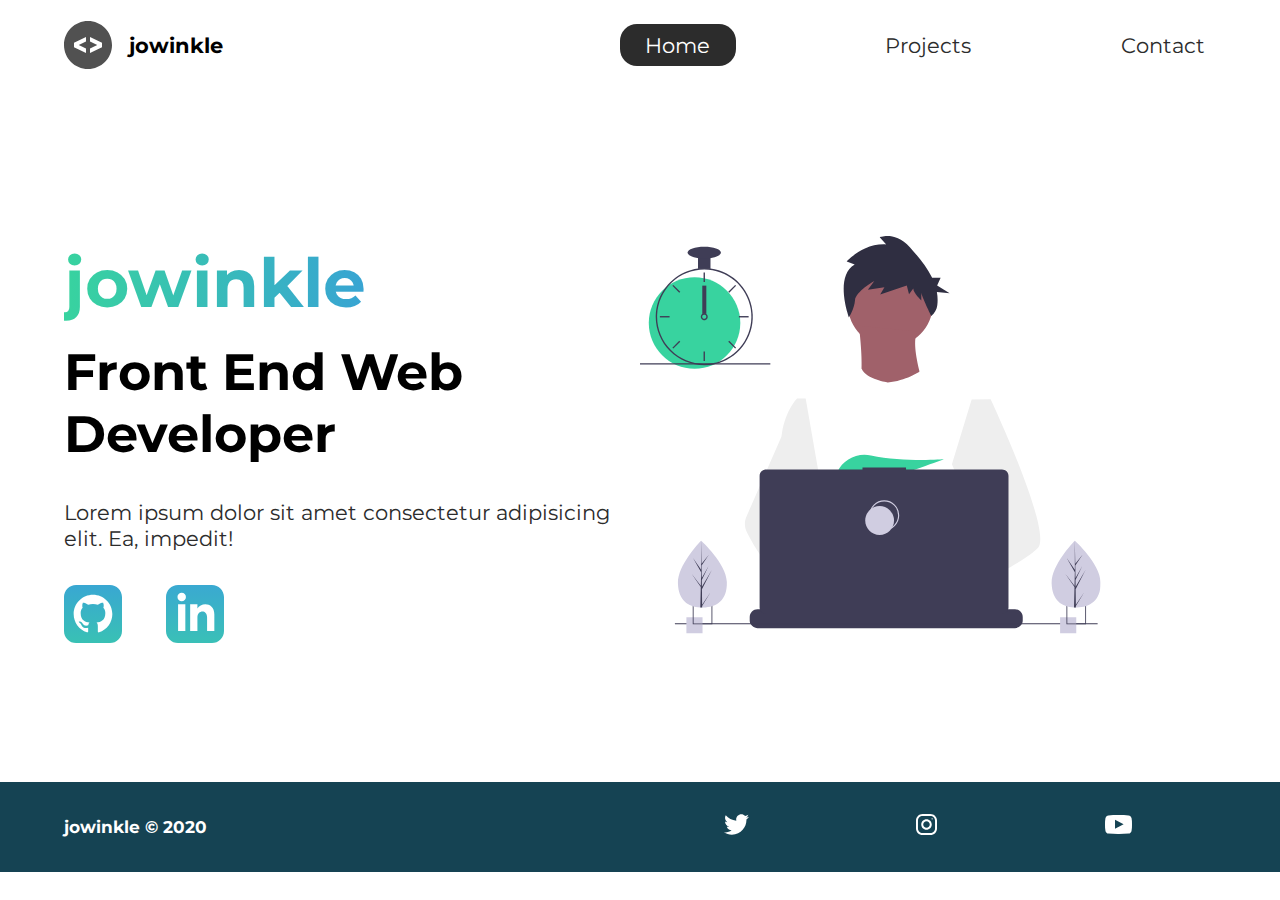
<file: index.html>
<!DOCTYPE html>
<html lang="en">
  <head>
    <meta charset="UTF-8" />
    <meta name="viewport" content="width=device-width, initial-scale=1.0" />
    <meta name="description" content="Web Developer for developing web" />
    <meta name="robots" content="index,follow" />
    <link rel="stylesheet" href="./styles/style.css" />
    <link
      href="https://fonts.googleapis.com/css2?family=Montserrat:wght@400;500&display=swap"
      rel="stylesheet"
    />
    <title>jowinkle | Web Developer</title>
  </head>
  <body>
    <header class="main-head">
      <nav>
        <div class="logo">
          <img src="icons/code.svg" alt="logo" />
          <h1>jowinkle</h1>
        </div>
        <ul>
          <li><a class="active" href="/">Home</a></li>
          <li><a href="./projects/">Projects</a></li>
          <li><a href="./contact/">Contact</a></li>
        </ul>
      </nav>
    </header>
    <section class="intro">
      <div class="intro-text">
        <h2>jowinkle</h2>
        <h3>
          Front End Web <br />
          Developer
        </h3>
        <p>
          Lorem ipsum dolor sit amet consectetur adipisicing elit. Ea, impedit!
        </p>
        <div class="intro-social">
          <a href="#"
            ><img src="/icons/github.svg" alt="github-social-link"
          /></a>
          <a href="#"
            ><img src="/icons/linked-in.svg" alt="linkedin-social-link link"
          /></a>
        </div>
      </div>
      <div class="intro-images">
        <svg
          width="799"
          height="690"
          viewBox="0 0 799 690"
          fill="none"
          xmlns="http://www.w3.org/2000/svg"
        >
          <g id="undraw_dev_productivity_umsq (1) 1" clip-path="url(#clip0)">
            <path
              id="Vector"
              d="M516.92 624.636C516.92 624.636 512.16 626.266 504.42 628.576C487.31 633.706 455.65 642.216 428.82 643.916C405.72 645.396 386.2 641.836 382.63 626.766C381.1 620.286 383.27 614.956 388 610.576C402.12 597.486 439 592.796 468.25 591.186C476.51 590.736 484.15 590.526 490.51 590.446C501.31 590.306 508.39 590.526 508.39 590.526L508.56 591.186L516.92 624.636Z"
              fill="#A0616A"
            />
            <path
              id="Vector_2"
              d="M436.99 672.586C418.61 695.346 342.73 647.666 316.19 629.886C310.41 626.016 306.97 623.566 306.97 623.566L331.25 591.186L338.94 580.936C338.94 580.936 345.82 584.586 355.99 590.526C356.36 590.746 356.73 590.966 357.11 591.186C365.88 596.336 376.89 603.066 388 610.576C403.33 620.946 418.83 632.776 428.82 643.916C438.59 654.806 443.08 665.036 436.99 672.586Z"
              fill="#A0616A"
            />
            <g id="me">
              <path
                id="Vector_3"
                d="M434.672 191.952C475.283 191.607 507.926 158.406 507.582 117.795C507.237 77.1832 474.036 44.5403 433.425 44.8847C392.813 45.2291 360.17 78.4303 360.515 119.042C360.859 159.653 394.06 192.296 434.672 191.952Z"
                fill="#A0616A"
              />
              <path
                id="Vector_4"
                d="M379.477 155.65C379.477 155.65 394.216 259.972 373.002 271.875C351.787 283.779 499.929 283.588 499.929 283.588C499.929 283.588 466.124 193.284 480.809 165.449L379.477 155.65Z"
                fill="#A0616A"
              />
              <path
                id="Vector_5"
                d="M608.101 283.199L596.257 339.402L571.214 458.308L570.49 464.815L562.138 540.138L556.582 590.177L552.857 623.79C528.584 636.526 510.988 645.326 510.988 645.326C510.988 645.326 509.404 637.719 506.871 627.99C489.805 633.265 458.218 642.043 431.404 643.97C441.266 654.777 445.842 664.969 439.817 672.57C421.63 695.485 345.349 648.45 318.659 630.896C318.077 635.158 317.879 639.464 318.068 643.762L297.626 628.314L299.331 592.359L302.206 531.522L305.819 455.229C304.448 451.975 303.294 448.634 302.364 445.228C295.956 423.161 288.032 379.057 281.928 342.067C277.016 312.298 273.302 287.138 272.517 281.785C272.411 281.086 272.358 280.726 272.358 280.726L384.363 230.094C392.509 248.556 429.865 253.809 429.865 253.809C460.756 251.417 484.847 234.913 484.847 234.913L608.101 283.199Z"
                fill="white"
              />
              <path
                id="Vector_6"
                d="M372.285 49.3811L358.49 43.9934C358.49 43.9934 386.969 12.1 426.99 14.513L415.635 2.22366C415.635 2.22366 443.04 -9.01799 468.283 19.6674C481.553 34.7467 496.908 52.4737 506.557 72.5077L521.281 72.3829L515.251 85.9663L536.874 99.3152L514.777 97.0719C516.155 104.471 516.421 112.034 515.566 119.511C514.683 126.991 510.928 133.835 505.094 138.598V138.598C505.094 138.598 487.743 103.449 487.696 97.9443L487.813 111.705C487.813 111.705 473.959 99.4371 473.889 91.1807L466.471 100.877L462.593 85.7717L416.475 101.301L423.87 88.8526L395.157 93.2246L406.278 77.9923C406.278 77.9923 373.932 96.1568 372.811 111.304C371.689 126.452 362.299 140.875 362.299 140.875C362.299 140.875 336.213 70.3294 372.285 49.3811Z"
                fill="#2F2E41"
              />
              <path
                id="Vector_7"
                d="M690.215 540.422C682.794 548.605 664.338 560.992 641.951 574.422C633.623 579.413 624.757 584.559 615.71 589.676C594.122 601.889 571.514 614.001 552.857 623.79C528.584 636.526 510.988 645.326 510.988 645.326C510.988 645.326 509.403 637.719 506.871 627.99C503.48 614.968 498.397 598.141 493.184 590.715C493.002 590.456 492.82 590.218 492.638 589.979C491.121 588.022 489.601 586.885 488.112 586.897L562.138 540.138L594.127 519.926L570.489 464.814L540.842 395.683L557.908 339.727L575.062 283.479L608.101 283.199C608.101 283.199 619.243 306.985 633.514 340.166C635.647 345.128 637.851 350.299 640.096 355.64C669.469 425.394 706.176 522.836 690.215 540.422Z"
                fill="#EEEEEE"
              />
              <path
                id="Vector_8"
                d="M358.123 591.2C355.41 591.212 352.702 591.456 350.029 591.928C327.074 596.073 320.47 616.94 318.659 630.896C318.077 635.158 317.879 639.464 318.068 643.761L297.626 628.314L290.178 622.687C272.316 616.628 256.353 605.733 242.483 592.84C230.449 581.456 219.634 568.849 210.213 555.223C200.831 541.793 192.448 527.692 185.134 513.034C183.094 508.943 181.977 504.454 181.864 499.884C181.751 495.314 182.644 490.775 184.48 486.588L209.154 430.327L245.218 348.098C245.471 346.146 245.752 344.237 246.059 342.371C252.995 300.511 272.367 281.786 272.367 281.786L287.286 281.659L297.778 341.932L310.813 416.815L302.364 445.227L282.839 510.845L302.205 531.522L358.123 591.2Z"
                fill="#EEEEEE"
              />
            </g>
            <path
              id="Vector_9"
              d="M372.877 415.806L385.631 430.686C390.37 429.783 395.319 428.721 400.416 427.529L396.752 415.806L405.71 426.256C459.707 412.975 526.637 387.155 526.637 387.155C526.637 387.155 454.379 392.453 400.428 380.666C376.558 375.451 351.998 387.284 342.202 409.668C336.508 422.679 337.403 433.951 357.596 433.951C364.419 433.835 371.223 433.195 377.949 432.037L372.877 415.806Z"
              fill="#38D39F"
            />
            <path
              id="Vector_10"
              d="M663.65 660.386V666.456C663.654 668.122 663.345 669.774 662.74 671.326C662.472 672.018 662.147 672.687 661.77 673.326C660.578 675.326 658.887 676.983 656.862 678.133C654.838 679.283 652.549 679.887 650.22 679.886H203.67C201.342 679.887 199.053 679.283 197.028 678.133C195.003 676.983 193.312 675.326 192.12 673.326C191.743 672.687 191.419 672.018 191.15 671.326C190.546 669.774 190.237 668.122 190.24 666.456V660.386C190.24 658.622 190.587 656.876 191.262 655.246C191.936 653.616 192.926 652.136 194.173 650.888C195.42 649.641 196.901 648.652 198.53 647.977C200.16 647.302 201.906 646.955 203.67 646.956H229.41V644.126C229.41 644.052 229.425 643.979 229.453 643.911C229.481 643.843 229.522 643.782 229.574 643.73C229.626 643.678 229.688 643.636 229.756 643.608C229.824 643.58 229.897 643.566 229.97 643.566H243.4C243.474 643.566 243.547 643.58 243.615 643.608C243.683 643.636 243.745 643.678 243.797 643.73C243.849 643.782 243.89 643.843 243.918 643.911C243.946 643.979 243.96 644.052 243.96 644.126V646.956H252.35V644.126C252.35 644.052 252.365 643.979 252.393 643.911C252.421 643.843 252.462 643.782 252.514 643.73C252.566 643.678 252.628 643.636 252.696 643.608C252.764 643.58 252.837 643.566 252.91 643.566H266.34C266.414 643.566 266.487 643.58 266.555 643.608C266.623 643.636 266.684 643.678 266.736 643.73C266.789 643.782 266.83 643.843 266.858 643.911C266.886 643.979 266.9 644.052 266.9 644.126V646.956H275.3V644.126C275.3 644.052 275.315 643.979 275.343 643.911C275.371 643.843 275.412 643.782 275.464 643.73C275.516 643.678 275.578 643.636 275.646 643.608C275.714 643.58 275.787 643.566 275.86 643.566H289.29C289.364 643.566 289.437 643.58 289.505 643.608C289.573 643.636 289.634 643.678 289.686 643.73C289.739 643.782 289.78 643.843 289.808 643.911C289.836 643.979 289.85 644.052 289.85 644.126V646.956H298.24V644.126C298.24 644.052 298.255 643.979 298.283 643.911C298.311 643.843 298.352 643.782 298.404 643.73C298.456 643.678 298.518 643.636 298.586 643.608C298.654 643.58 298.727 643.566 298.8 643.566H312.23C312.304 643.566 312.377 643.58 312.445 643.608C312.513 643.636 312.574 643.678 312.626 643.73C312.678 643.782 312.72 643.843 312.748 643.911C312.776 643.979 312.79 644.052 312.79 644.126V646.956H321.18V644.126C321.18 644.052 321.194 643.979 321.223 643.911C321.251 643.843 321.292 643.782 321.344 643.73C321.396 643.678 321.458 643.636 321.526 643.608C321.594 643.58 321.667 643.566 321.74 643.566H335.17C335.244 643.566 335.317 643.58 335.385 643.608C335.453 643.636 335.514 643.678 335.566 643.73C335.618 643.782 335.66 643.843 335.688 643.911C335.716 643.979 335.73 644.052 335.73 644.126V646.956H344.13V644.126C344.13 644.052 344.145 643.979 344.173 643.911C344.201 643.843 344.242 643.782 344.294 643.73C344.346 643.678 344.408 643.636 344.476 643.608C344.544 643.58 344.617 643.566 344.69 643.566H358.12C358.194 643.566 358.267 643.58 358.335 643.608C358.403 643.636 358.464 643.678 358.516 643.73C358.569 643.782 358.61 643.843 358.638 643.911C358.666 643.979 358.68 644.052 358.68 644.126V646.956H367.07V644.126C367.07 644.052 367.085 643.979 367.113 643.911C367.141 643.843 367.182 643.782 367.234 643.73C367.286 643.678 367.348 643.636 367.416 643.608C367.484 643.58 367.557 643.566 367.63 643.566H472.83C472.904 643.566 472.977 643.58 473.045 643.608C473.113 643.636 473.174 643.678 473.227 643.73C473.279 643.782 473.32 643.843 473.348 643.911C473.376 643.979 473.39 644.052 473.39 644.126V646.956H481.79V644.126C481.79 644.052 481.804 643.979 481.833 643.911C481.861 643.843 481.902 643.782 481.954 643.73C482.006 643.678 482.068 643.636 482.136 643.608C482.204 643.58 482.277 643.566 482.35 643.566H495.78C495.928 643.567 496.07 643.627 496.175 643.732C496.279 643.836 496.339 643.978 496.34 644.126V646.956H504.73V644.126C504.73 644.052 504.745 643.979 504.773 643.911C504.801 643.843 504.842 643.782 504.894 643.73C504.946 643.678 505.008 643.636 505.076 643.608C505.144 643.58 505.217 643.566 505.29 643.566H518.72C518.794 643.566 518.867 643.58 518.935 643.608C519.003 643.636 519.065 643.678 519.117 643.73C519.169 643.782 519.21 643.843 519.238 643.911C519.266 643.979 519.28 644.052 519.28 644.126V646.956H527.67V644.126C527.67 644.052 527.685 643.979 527.713 643.911C527.741 643.843 527.782 643.782 527.834 643.73C527.886 643.678 527.948 643.636 528.016 643.608C528.084 643.58 528.157 643.566 528.23 643.566H541.66C541.734 643.566 541.807 643.58 541.875 643.608C541.943 643.636 542.005 643.678 542.057 643.73C542.109 643.782 542.15 643.843 542.178 643.911C542.206 643.979 542.22 644.052 542.22 644.126V646.956H550.62V644.126C550.62 644.052 550.635 643.979 550.663 643.911C550.691 643.843 550.732 643.782 550.784 643.73C550.836 643.678 550.898 643.636 550.966 643.608C551.034 643.58 551.107 643.566 551.18 643.566H564.61C564.757 643.568 564.898 643.628 565.001 643.733C565.104 643.837 565.161 643.979 565.16 644.126V646.956H573.56V644.126C573.56 644.052 573.575 643.979 573.603 643.911C573.631 643.843 573.672 643.782 573.724 643.73C573.776 643.678 573.838 643.636 573.906 643.608C573.974 643.58 574.047 643.566 574.12 643.566H587.55C587.624 643.566 587.697 643.58 587.765 643.608C587.833 643.636 587.895 643.678 587.947 643.73C587.999 643.782 588.04 643.843 588.068 643.911C588.096 643.979 588.11 644.052 588.11 644.126V646.956H596.5V644.126C596.5 644.052 596.515 643.979 596.543 643.911C596.571 643.843 596.612 643.782 596.664 643.73C596.716 643.678 596.778 643.636 596.846 643.608C596.914 643.58 596.987 643.566 597.06 643.566H610.49C610.564 643.566 610.637 643.58 610.705 643.608C610.773 643.636 610.835 643.678 610.887 643.73C610.939 643.782 610.98 643.843 611.008 643.911C611.036 643.979 611.05 644.052 611.05 644.126V646.956H650.22C651.984 646.955 653.731 647.302 655.36 647.977C656.99 648.652 658.471 649.641 659.718 650.888C660.965 652.136 661.954 653.616 662.629 655.246C663.304 656.876 663.651 658.622 663.65 660.386Z"
              fill="#3F3D56"
            />
            <path
              id="Vector_11"
              d="M793.5 671.326H60.5V673.326H793.5V671.326Z"
              fill="#3F3D56"
            />
            <path
              id="Vector_12"
              d="M627.694 404.757H461.251V401.326H385.78V404.757H218.651C215.665 404.757 212.801 405.943 210.69 408.054C208.578 410.166 207.392 413.029 207.392 416.015V643.927C207.392 646.913 208.578 649.776 210.69 651.888C212.801 653.999 215.665 655.185 218.651 655.185H627.694C630.68 655.185 633.544 653.999 635.655 651.888C637.767 649.776 638.953 646.913 638.953 643.927V416.015C638.953 414.537 638.662 413.073 638.096 411.707C637.53 410.341 636.701 409.1 635.655 408.054C634.61 407.009 633.369 406.18 632.003 405.614C630.637 405.048 629.173 404.757 627.694 404.757Z"
              fill="#3F3D56"
            />
            <path
              id="Vector_13"
              d="M423.5 509.326C437.307 509.326 448.5 498.133 448.5 484.326C448.5 470.519 437.307 459.326 423.5 459.326C409.693 459.326 398.5 470.519 398.5 484.326C398.5 498.133 409.693 509.326 423.5 509.326Z"
              stroke="#D0CDE1"
              stroke-width="2"
              stroke-miterlimit="10"
            />
            <path
              id="Vector_14"
              d="M415.5 518.326C429.307 518.326 440.5 507.133 440.5 493.326C440.5 479.519 429.307 468.326 415.5 468.326C401.693 468.326 390.5 479.519 390.5 493.326C390.5 507.133 401.693 518.326 415.5 518.326Z"
              fill="#D0CDE1"
            />
            <path
              id="Vector_15"
              d="M108.446 661.223H80.4463V689.223H108.446V661.223Z"
              fill="#D0CDE1"
            />
            <path
              id="Vector_16"
              d="M91.4502 639.223V673.223H125.45V639.223H91.4502ZM123.97 671.743H92.9202V640.703H123.97V671.743Z"
              fill="#3F3D56"
            />
            <path
              id="Vector_17"
              d="M756.446 661.223H728.446V689.223H756.446V661.223Z"
              fill="#D0CDE1"
            />
            <path
              id="Vector_18"
              d="M739.45 639.223V673.223H773.45V639.223H739.45ZM771.97 671.743H740.92V640.703H771.97V671.743Z"
              fill="#3F3D56"
            />
            <path
              id="Vector_19"
              d="M94.5802 230.113C138.399 230.113 173.921 194.592 173.921 150.773C173.921 106.955 138.399 71.4326 94.5802 71.4326C50.7617 71.4326 15.2397 106.955 15.2397 150.773C15.2397 194.592 50.7617 230.113 94.5802 230.113Z"
              fill="#38D39F"
            />
            <path
              id="Vector_20"
              d="M122.229 56.4899C115.045 55.5763 107.774 55.5763 100.59 56.4899C84.586 58.5913 69.5203 65.2398 57.181 75.6465C44.8417 86.0532 35.7467 99.7813 30.9754 115.202C28.8053 122.229 27.5764 129.514 27.3208 136.864C27.2848 137.886 27.2607 138.92 27.2607 139.954C27.283 162.264 36.1559 183.655 51.932 199.431C67.7082 215.207 89.0989 224.08 111.41 224.103C113.201 224.103 114.992 224.042 116.759 223.934C120.907 223.674 125.03 223.103 129.093 222.227C148.495 218.055 165.798 207.161 177.947 191.468C190.095 175.776 196.308 156.295 195.487 136.467C194.665 116.638 186.863 97.738 173.459 83.1039C160.054 68.4698 141.909 59.0435 122.229 56.4899H122.229ZM137.748 217.347H137.736C130.959 219.659 123.905 221.062 116.759 221.518C114.992 221.638 113.201 221.698 111.41 221.698C89.7377 221.672 68.961 213.051 53.6367 197.727C38.3123 182.402 29.6914 161.626 29.6649 139.954C29.6649 138.92 29.689 137.886 29.725 136.864C30.5514 115.744 39.5156 95.7617 54.7411 81.1008C69.9666 66.44 90.273 58.237 111.41 58.2089C130.776 58.21 149.513 65.0865 164.283 77.6131C179.052 90.1398 188.895 107.503 192.057 126.61C195.219 145.716 191.496 165.325 181.55 181.942C171.604 198.559 156.081 211.106 137.748 217.347H137.748Z"
              fill="#3F3D56"
            />
            <path
              id="Vector_21"
              d="M112.612 63.0176H110.208V79.8474H112.612V63.0176Z"
              fill="#3F3D56"
            />
            <path
              id="Vector_22"
              d="M57.8578 84.7018L56.1577 86.4019L68.0582 98.3023L69.7582 96.6022L57.8578 84.7018Z"
              fill="#3F3D56"
            />
            <path
              id="Vector_23"
              d="M34.4736 138.751V141.156H51.3034V138.751H34.4736Z"
              fill="#3F3D56"
            />
            <path
              id="Vector_24"
              d="M56.1578 193.506L57.8579 195.206L69.7584 183.306L68.0583 181.606L56.1578 193.506Z"
              fill="#3F3D56"
            />
            <path
              id="Vector_25"
              d="M153.062 96.6022L154.762 98.3022L166.662 86.4018L164.962 84.7017L153.062 96.6022Z"
              fill="#3F3D56"
            />
            <path
              id="Vector_26"
              d="M171.516 138.751V141.156H188.346V138.751H171.516Z"
              fill="#3F3D56"
            />
            <path
              id="Vector_27"
              d="M154.762 181.605L153.062 183.305L164.962 195.206L166.662 193.506L154.762 181.605Z"
              fill="#3F3D56"
            />
            <path
              id="Vector_28"
              d="M112.612 200.06H110.208V216.89H112.612V200.06Z"
              fill="#3F3D56"
            />
            <path
              id="Vector_29"
              d="M115.016 135.145C113.976 134.365 112.711 133.943 111.41 133.943C110.11 133.943 108.844 134.365 107.804 135.145C107.091 135.686 106.505 136.375 106.085 137.165C105.552 138.181 105.322 139.329 105.421 140.473C105.52 141.616 105.944 142.707 106.644 143.617C107.343 144.527 108.288 145.218 109.368 145.608C110.447 145.997 111.616 146.07 112.735 145.817C113.855 145.564 114.878 144.996 115.685 144.179C116.492 143.363 117.048 142.333 117.288 141.21C117.528 140.088 117.441 138.92 117.039 137.846C116.636 136.771 115.935 135.834 115.017 135.145H115.016ZM111.41 143.56C110.454 143.557 109.539 143.176 108.863 142.501C108.187 141.825 107.807 140.909 107.804 139.954C107.808 139.224 108.03 138.513 108.441 137.91C108.793 137.4 109.271 136.989 109.828 136.718C110.386 136.446 111.004 136.323 111.623 136.361C112.241 136.398 112.84 136.594 113.361 136.931C113.881 137.267 114.307 137.732 114.595 138.281C114.883 138.83 115.025 139.444 115.007 140.063C114.989 140.683 114.811 141.287 114.491 141.818C114.17 142.349 113.719 142.788 113.179 143.093C112.639 143.398 112.03 143.559 111.41 143.56V143.56Z"
              fill="#3F3D56"
            />
            <path
              id="Vector_30"
              d="M122.229 35.3687H100.591V57.007H122.229V35.3687Z"
              fill="#3F3D56"
            />
            <path
              id="Vector_31"
              d="M111.41 38.9748C127.344 38.9748 140.261 34.4 140.261 28.7567C140.261 23.1134 127.344 18.5386 111.41 18.5386C95.4757 18.5386 82.5586 23.1134 82.5586 28.7567C82.5586 34.4 95.4757 38.9748 111.41 38.9748Z"
              fill="#3F3D56"
            />
            <path id="clock-arrow" d="M115 86H108V135H115V86Z" fill="#3F3D56" />
            <path
              id="Vector_32"
              d="M226 220.44H0V222.844H226V220.44Z"
              fill="#3F3D56"
            />
            <g id="plant-left">
              <path
                id="Vector_33"
                d="M150.594 599.754C151.527 631.704 132.858 643.413 109.43 644.097C108.886 644.113 108.344 644.123 107.805 644.126C106.719 644.135 105.643 644.117 104.577 644.072C83.3891 643.193 66.6172 631.945 65.7495 602.232C64.8515 571.482 103.018 531.529 105.882 528.574L105.887 528.571C105.996 528.458 106.052 528.402 106.052 528.402C106.052 528.402 149.661 567.807 150.594 599.754Z"
                fill="#D0CDE1"
              />
              <path
                id="Vector_34"
                d="M107.744 639.255L122.626 617.124L107.774 641.636L107.805 644.126C106.719 644.135 105.643 644.117 104.577 644.072L105.315 612.06L105.295 611.813L105.322 611.766L105.393 608.741L89.0952 585.078L105.374 606.477L105.432 607.116L105.989 582.93L91.9122 558.397L106.029 578.681L105.882 528.574L105.882 528.407L105.887 528.571L106.821 568.062L119.651 552.021L106.863 571.464L107.143 593.098L118.949 571.984L107.187 596.279L107.343 608.308L124.512 578.897L107.395 612.505L107.744 639.255Z"
                fill="#3F3D56"
              />
            </g>
            <g id="plant-right">
              <path
                id="Vector_35"
                d="M798.594 599.754C799.527 631.704 780.858 643.413 757.43 644.097C756.886 644.113 756.344 644.123 755.805 644.126C754.719 644.135 753.643 644.117 752.577 644.072C731.389 643.193 714.617 631.945 713.749 602.232C712.851 571.482 751.018 531.529 753.882 528.574L753.887 528.571C753.996 528.458 754.052 528.402 754.052 528.402C754.052 528.402 797.661 567.807 798.594 599.754Z"
                fill="#D0CDE1"
              />
              <path
                id="Vector_36"
                d="M755.744 639.255L770.626 617.124L755.774 641.636L755.805 644.126C754.719 644.135 753.643 644.117 752.577 644.072L753.315 612.06L753.295 611.813L753.323 611.766L753.393 608.741L737.095 585.078L753.374 606.477L753.432 607.116L753.989 582.93L739.912 558.397L754.029 578.681L753.882 528.574L753.882 528.407L753.887 528.571L754.821 568.062L767.651 552.021L754.864 571.464L755.143 593.098L766.949 571.984L755.187 596.279L755.343 608.308L772.512 578.897L755.395 612.505L755.744 639.255Z"
                fill="#3F3D56"
              />
            </g>
          </g>
          <defs>
            <clipPath id="clip0">
              <rect width="798.627" height="689.223" fill="white" />
            </clipPath>
          </defs>
        </svg>
        <img class="splash" src="/img/splash.svg" alt="" />
      </div>
    </section>
    <footer>
      <h4>jowinkle &copy; 2020</h4>
      <ul>
        <li>
          <a href="#"
            ><img src="/icons/twitter 1.svg" alt="twitter-social"
          /></a>
        </li>
        <li>
          <a href="#"
            ><img src="/icons/instagram 1.svg" alt="instagram-social"
          /></a>
        </li>
        <li>
          <a href="#"
            ><img src="/icons/youtube-symbol 1.svg" alt="youtube-social"
          /></a>
        </li>
      </ul>
    </footer>
  </body>
</html>
</file>
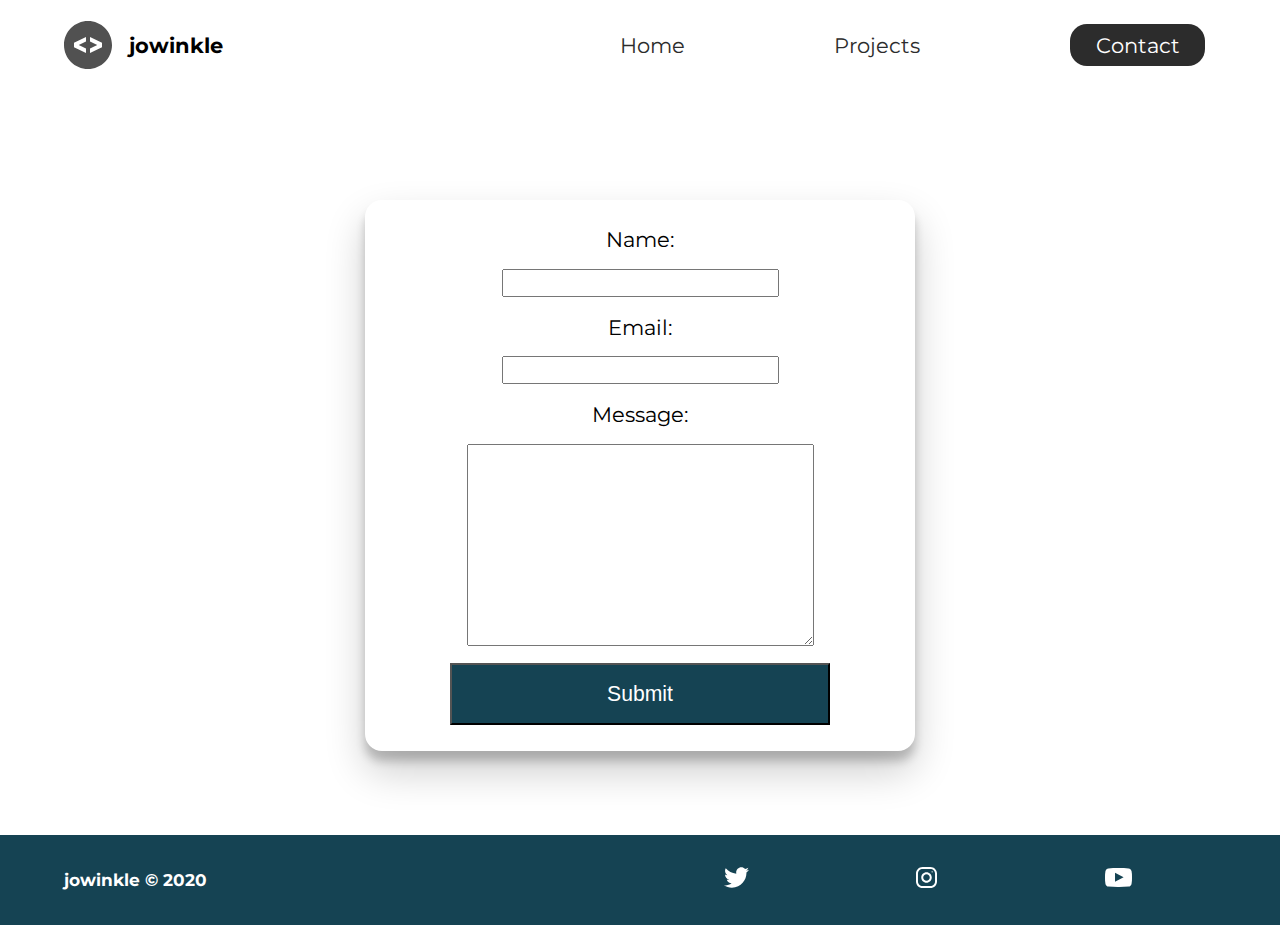
<file: contact/index.html>
<!DOCTYPE html>
<html lang="en">
  <head>
    <meta charset="UTF-8" />
    <meta name="viewport" content="width=device-width, initial-scale=1.0" />
    <meta name="description" content="Web Developer for developing web" />
    <meta name="robots" content="index,follow" />
    <link rel="stylesheet" href="../styles/style.css" />
    <link
      href="https://fonts.googleapis.com/css2?family=Montserrat:wght@400;500&display=swap"
      rel="stylesheet"
    />
    <title>jowinkle | Web Developer</title>
  </head>
  <body>
    <header class="main-head">
      <nav>
        <div class="logo">
          <img src="../icons/code.svg" alt="logo" />
          <h1>jowinkle</h1>
        </div>
        <ul>
          <li><a href="../index.html">Home</a></li>
          <li><a href="../projects/">Projects</a></li>
          <li><a class="active" href="./index.html">Contact</a></li>
        </ul>
      </nav>
    </header>
    <section class="form-section">
      <form action="">
        <label for="name">Name:</label>
        <input type="text" name="name" id="name" required />
        <label for="email">Email:</label>
        <input type="email" name="email" id="email" required />
        <label for="message">Message:</label>
        <textarea name="message" id="message" cols="30" rows="10"></textarea>
        <button type="submit">Submit</button>
      </form>
    </section>
    <footer>
      <h4>jowinkle &copy; 2020</h4>
      <ul>
        <li>
          <a href="#"
            ><img src="/icons/twitter 1.svg" alt="twitter-social"
          /></a>
        </li>
        <li>
          <a href="#"
            ><img src="/icons/instagram 1.svg" alt="instagram-social"
          /></a>
        </li>
        <li>
          <a href="#"
            ><img src="/icons/youtube-symbol 1.svg" alt="youtube-social"
          /></a>
        </li>
      </ul>
    </footer>
  </body>
</html>
</file>
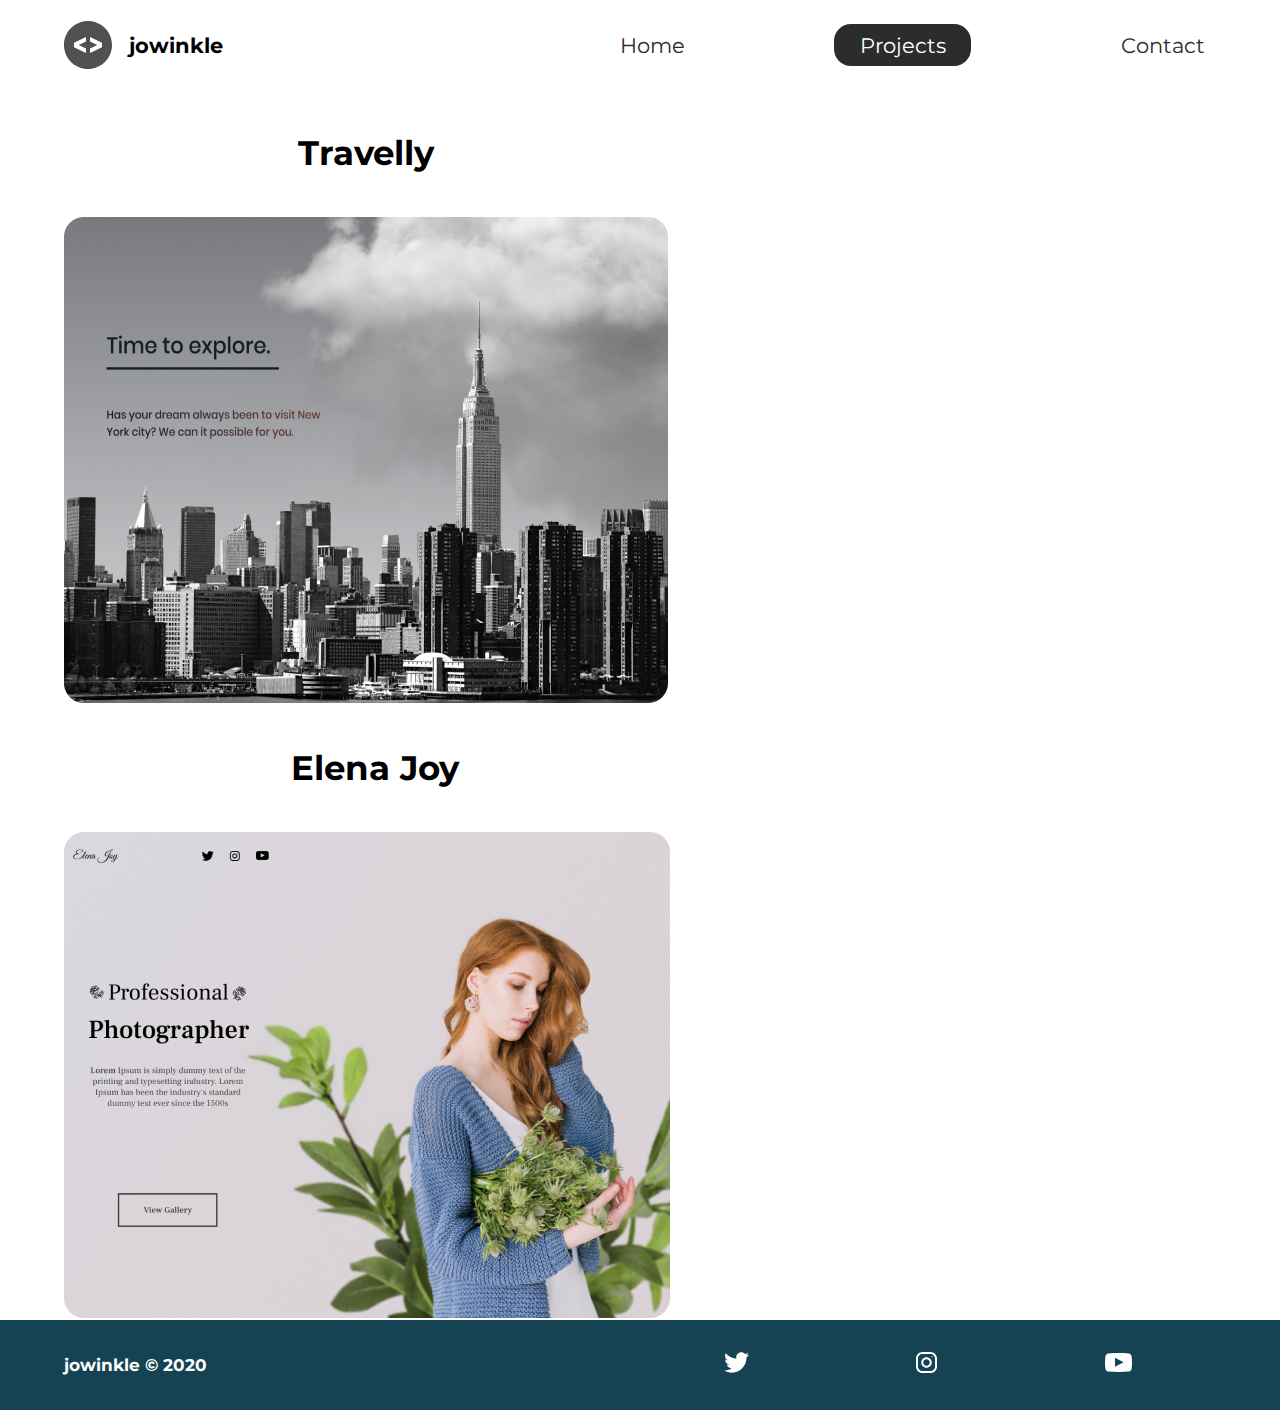
<file: projects/index.html>
<!DOCTYPE html>
<html lang="en">
  <head>
    <meta charset="UTF-8" />
    <meta name="viewport" content="width=device-width, initial-scale=1.0" />
    <meta name="description" content="Web Developer for developing web" />
    <meta name="robots" content="index,follow" />
    <link rel="stylesheet" href="../styles/style.css" />
    <link
      href="https://fonts.googleapis.com/css2?family=Montserrat:wght@400;500&display=swap"
      rel="stylesheet"
    />
    <title>jowinkle | Web Developer</title>
  </head>
  <body>
    <header class="main-head">
      <nav>
        <div class="logo">
          <img src="../icons/code.svg" alt="logo" />
          <h1>jowinkle</h1>
        </div>
        <ul>
          <li><a href="../index.html">Home</a></li>
          <li><a class="active" href="./index.html">Projects</a></li>
          <li><a href="../contact/">Contact</a></li>
        </ul>
      </nav>
    </header>
    <section class="projects">
      <div class="travelly">
        <h2>Travelly</h2>
        <img src="../img/travelly.jpg" alt="travelly-project" />
      </div>
      <div class="elena">
        <h2>Elena Joy</h2>
        <img src="../img/elena-joy.jpg" alt="elena-joy-project" />
      </div>
    </section>
    <footer>
      <h4>jowinkle &copy; 2020</h4>
      <ul>
        <li>
          <a href="#"
            ><img src="/icons/twitter 1.svg" alt="twitter-social"
          /></a>
        </li>
        <li>
          <a href="#"
            ><img src="/icons/instagram 1.svg" alt="instagram-social"
          /></a>
        </li>
        <li>
          <a href="#"
            ><img src="/icons/youtube-symbol 1.svg" alt="youtube-social"
          /></a>
        </li>
      </ul>
    </footer>
  </body>
</html>
</file>
<file: styles/style.css>
/* GLOBAL STYLING */
* {
  margin: 0;
  padding: 0;
  -webkit-box-sizing: border-box;
          box-sizing: border-box;
}

html {
  font-size: 62.5%;
}

body {
  font-family: "Montserrat", sans-serif;
}

h1 {
  font-size: 2.5rem;
}

li,
button,
label,
input,
a,
p {
  font-size: 2.5rem;
}

h2 {
  font-size: 4rem;
}

h3 {
  font-size: 2.5rem;
}

h4,
h5 {
  font-size: 2rem;
}

ul {
  list-style: none;
}

a {
  text-decoration: none;
  color: #2c2c2c;
}

.main-head {
  width: 95%;
  margin: 0 0 0 auto;
}

nav {
  display: -webkit-box;
  display: -ms-flexbox;
  display: flex;
  -webkit-box-pack: justify;
      -ms-flex-pack: justify;
          justify-content: space-between;
  -webkit-box-align: center;
      -ms-flex-align: center;
          align-items: center;
  -webkit-box-orient: horizontal;
  -webkit-box-direction: normal;
      -ms-flex-direction: row;
          flex-direction: row;
  min-height: 10vh;
  width: 60%;
  -ms-flex-wrap: wrap;
      flex-wrap: wrap;
}

nav .logo {
  display: -webkit-box;
  display: -ms-flexbox;
  display: flex;
  -webkit-box-pack: start;
      -ms-flex-pack: start;
          justify-content: start;
  -webkit-box-align: center;
      -ms-flex-align: center;
          align-items: center;
  -webkit-box-orient: horizontal;
  -webkit-box-direction: normal;
      -ms-flex-direction: row;
          flex-direction: row;
  -webkit-box-flex: 1;
      -ms-flex: 1 1 10rem;
          flex: 1 1 10rem;
}

nav .logo h1 {
  margin: 2rem;
}

nav ul {
  display: -webkit-box;
  display: -ms-flexbox;
  display: flex;
  -ms-flex-pack: distribute;
      justify-content: space-around;
  -webkit-box-align: center;
      -ms-flex-align: center;
          align-items: center;
  -webkit-box-orient: horizontal;
  -webkit-box-direction: normal;
      -ms-flex-direction: row;
          flex-direction: row;
  -webkit-box-flex: 1;
      -ms-flex: 1 1 40rem;
          flex: 1 1 40rem;
}

.intro {
  min-width: 90vh;
  width: 90%;
  margin: auto;
  -ms-flex-wrap: wrap;
      flex-wrap: wrap;
  display: -webkit-box;
  display: -ms-flexbox;
  display: flex;
  -webkit-box-pack: justify;
      -ms-flex-pack: justify;
          justify-content: space-between;
  -webkit-box-align: center;
      -ms-flex-align: center;
          align-items: center;
  -webkit-box-orient: horizontal;
  -webkit-box-direction: normal;
      -ms-flex-direction: row;
          flex-direction: row;
}

.intro h2 {
  font-size: 8rem;
  padding-top: 2rem;
  background: -webkit-gradient(linear, left top, right top, from(#38d39f), to(#38a4d3));
  background: linear-gradient(left, #38d39f, #38a4d3);
  background-clip: text;
  -webkit-text-fill-color: transparent;
  display: inline-block;
}

.intro h3 {
  font-size: 6rem;
  padding: 2rem 0rem;
}

.intro p {
  padding-top: 2rem;
  color: #2c2c2c;
}

.splash {
  position: absolute;
  top: 0%;
  right: 0%;
  height: 100%;
  z-index: -1;
}

.intro-social {
  margin-top: 4rem;
}

.intro-social a {
  margin-right: 5rem;
}

.active {
  background: #2c2c2c;
  color: white;
  padding: 1rem 3rem;
  border-radius: 2rem;
}

.intro-text,
.intro-images {
  -webkit-box-flex: 1;
      -ms-flex: 1 1 40rem;
          flex: 1 1 40rem;
}

#plant-left {
  -webkit-animation: plant 1.5s ease infinite alternate;
          animation: plant 1.5s ease infinite alternate;
}

#plant-right {
  -webkit-animation: plant 1.5s ease infinite alternate 0.75s;
          animation: plant 1.5s ease infinite alternate 0.75s;
}

#me {
  -webkit-animation: me 1s ease infinite alternate;
          animation: me 1s ease infinite alternate;
  -webkit-transform-origin: bottom;
          transform-origin: bottom;
}

#clock-arrow {
  -webkit-animation: clock 3s infinite linear;
          animation: clock 3s infinite linear;
  transform-box: fill-box;
  -webkit-transform-origin: bottom;
          transform-origin: bottom;
}

@-webkit-keyframes me {
  from {
    -webkit-transform: rotateZ(-5deg);
            transform: rotateZ(-5deg);
  }
  to {
    -webkit-transform: rotateZ(5deg);
            transform: rotateZ(5deg);
  }
}

@keyframes me {
  from {
    -webkit-transform: rotateZ(-5deg);
            transform: rotateZ(-5deg);
  }
  to {
    -webkit-transform: rotateZ(5deg);
            transform: rotateZ(5deg);
  }
}

@-webkit-keyframes plant {
  from {
    -webkit-transform: translateY(0%);
            transform: translateY(0%);
  }
  to {
    -webkit-transform: translateY(-30%);
            transform: translateY(-30%);
  }
}

@keyframes plant {
  from {
    -webkit-transform: translateY(0%);
            transform: translateY(0%);
  }
  to {
    -webkit-transform: translateY(-30%);
            transform: translateY(-30%);
  }
}

@-webkit-keyframes clock {
  from {
    -webkit-transform: rotateZ(0deg);
            transform: rotateZ(0deg);
  }
  to {
    -webkit-transform: rotateZ(360deg);
            transform: rotateZ(360deg);
  }
}

@keyframes clock {
  from {
    -webkit-transform: rotateZ(0deg);
            transform: rotateZ(0deg);
  }
  to {
    -webkit-transform: rotateZ(360deg);
            transform: rotateZ(360deg);
  }
}

.projects {
  width: 90%;
  margin: auto;
  min-height: 90vh;
  display: -webkit-box;
  display: -ms-flexbox;
  display: flex;
  -webkit-box-pack: justify;
      -ms-flex-pack: justify;
          justify-content: space-between;
  -webkit-box-align: center;
      -ms-flex-align: center;
          align-items: center;
  -webkit-box-orient: horizontal;
  -webkit-box-direction: normal;
      -ms-flex-direction: row;
          flex-direction: row;
  text-align: center;
  -ms-flex-wrap: wrap;
      flex-wrap: wrap;
}

.projects h2 {
  margin: 5rem;
}

.travelly .elena {
  -webkit-box-flex: 1;
      -ms-flex: 1 1 40rem;
          flex: 1 1 40rem;
}

.form-section {
  min-height: 80vh;
  display: -webkit-box;
  display: -ms-flexbox;
  display: flex;
  -webkit-box-pack: center;
      -ms-flex-pack: center;
          justify-content: center;
  -webkit-box-align: center;
      -ms-flex-align: center;
          align-items: center;
  -webkit-box-orient: horizontal;
  -webkit-box-direction: normal;
      -ms-flex-direction: row;
          flex-direction: row;
  margin-top: 3rem;
}

.form-section form {
  padding: 3rem 10rem;
  -webkit-box-shadow: 0px 10px 10px rgba(0, 0, 0, 0.2), 0px 20px 40px rgba(0, 0, 0, 0.2);
          box-shadow: 0px 10px 10px rgba(0, 0, 0, 0.2), 0px 20px 40px rgba(0, 0, 0, 0.2);
  display: -webkit-box;
  display: -ms-flexbox;
  display: flex;
  -webkit-box-pack: center;
      -ms-flex-pack: center;
          justify-content: center;
  -webkit-box-align: center;
      -ms-flex-align: center;
          align-items: center;
  -webkit-box-orient: vertical;
  -webkit-box-direction: normal;
      -ms-flex-direction: column;
          flex-direction: column;
  border-radius: 2rem;
}

.form-section form input,
.form-section form textarea {
  margin: 2rem;
}

.form-section form input:focus,
.form-section form textarea:focus {
  outline: 2px solid black;
}

.form-section form textarea {
  font-family: "Montserrat", sans-serif;
  font-size: 2rem;
}

.form-section form button {
  width: 100%;
  padding: 2rem;
  background: #154353;
  color: white;
}

.form-section form button:focus {
  background: #33696b;
}

footer {
  background: #154353;
  color: white;
  min-height: 10vh;
  padding: 0% 5%;
  display: -webkit-box;
  display: -ms-flexbox;
  display: flex;
  -webkit-box-pack: start;
      -ms-flex-pack: start;
          justify-content: start;
  -webkit-box-align: center;
      -ms-flex-align: center;
          align-items: center;
  -webkit-box-orient: horizontal;
  -webkit-box-direction: normal;
      -ms-flex-direction: row;
          flex-direction: row;
}

footer ul {
  -webkit-box-flex: 1;
      -ms-flex: 1 1 40rem;
          flex: 1 1 40rem;
  display: -webkit-box;
  display: -ms-flexbox;
  display: flex;
  -ms-flex-pack: distribute;
      justify-content: space-around;
  -webkit-box-align: center;
      -ms-flex-align: center;
          align-items: center;
  -webkit-box-orient: horizontal;
  -webkit-box-direction: normal;
      -ms-flex-direction: row;
          flex-direction: row;
}

footer h4 {
  -webkit-box-flex: 1;
      -ms-flex: 1 1 40rem;
          flex: 1 1 40rem;
}

@media screen and (max-width: 1332px) {
  html {
    font-size: 53%;
  }
  .splash {
    display: none;
  }
  svg {
    width: 80%;
  }
  nav {
    width: 100%;
  }
}

@media screen and (max-width: 754px) {
  html {
    font-size: 45%;
  }
  svg {
    height: 60%;
  }
  .main-head {
    width: 100%;
  }
  nav .logo {
    display: -webkit-box;
    display: -ms-flexbox;
    display: flex;
    -webkit-box-pack: center;
        -ms-flex-pack: center;
            justify-content: center;
    -webkit-box-align: center;
        -ms-flex-align: center;
            align-items: center;
    -webkit-box-orient: vertical;
    -webkit-box-direction: normal;
        -ms-flex-direction: column;
            flex-direction: column;
    -webkit-box-flex: 1;
        -ms-flex: 1 1 20rem;
            flex: 1 1 20rem;
    margin-top: 2rem;
  }
  nav ul {
    -webkit-box-flex: 1;
        -ms-flex: 1 1 60rem;
            flex: 1 1 60rem;
    margin: 2rem 0rem;
  }
  .intro-text {
    margin-top: 5rem;
    text-align: center;
  }
  .intro-images {
    text-align: centers;
  }
  .intro-social {
    display: -webkit-box;
    display: -ms-flexbox;
    display: flex;
    -webkit-box-pack: center;
        -ms-flex-pack: center;
            justify-content: center;
    -webkit-box-align: center;
        -ms-flex-align: center;
            align-items: center;
    -webkit-box-orient: horizontal;
    -webkit-box-direction: normal;
        -ms-flex-direction: row;
            flex-direction: row;
  }
  .intro-social a {
    margin: 2rem;
  }
  .elena,
  .travelly {
    -webkit-box-flex: 1;
        -ms-flex: 1 1 50rem;
            flex: 1 1 50rem;
  }
  .elena img,
  .travelly img {
    width: 100%;
    height: 100%;
  }
  form {
    padding: 0rem;
    width: 100%;
  }
}
/*# sourceMappingURL=style.css.map */
</file>
